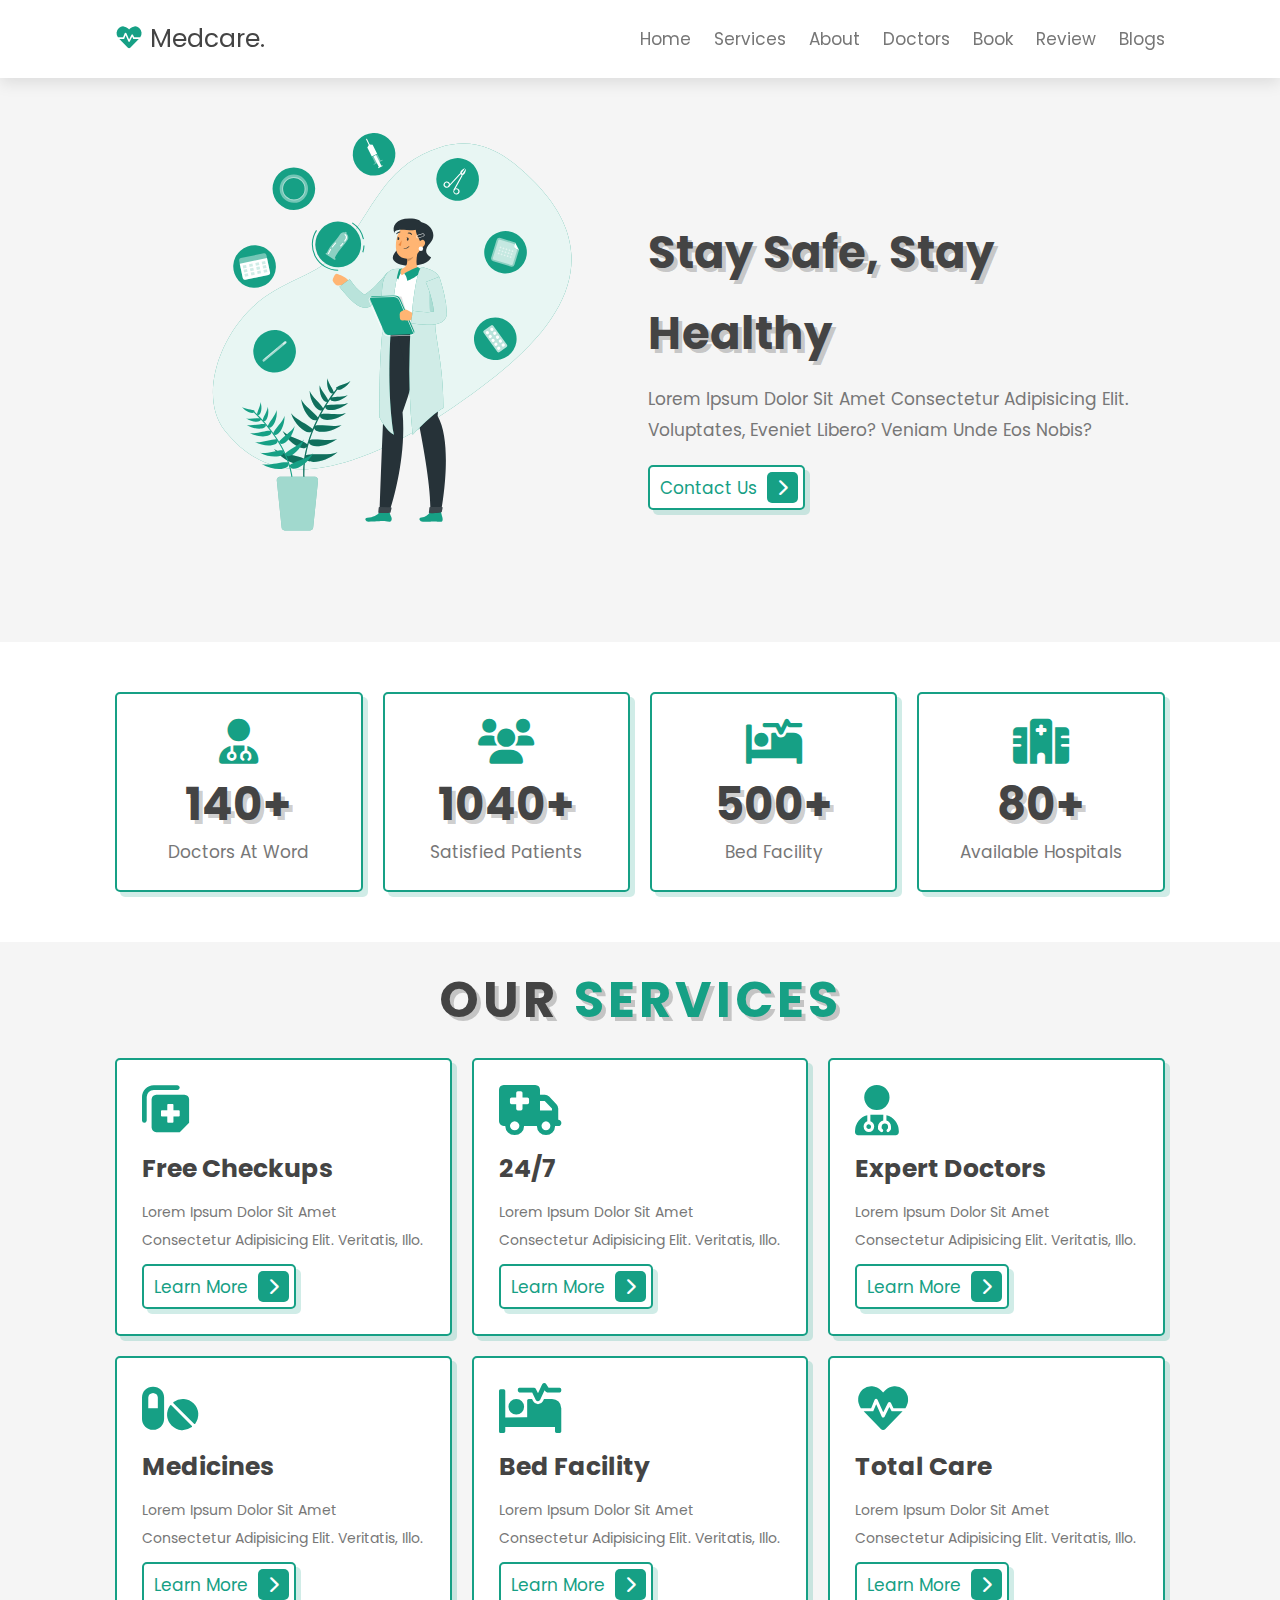
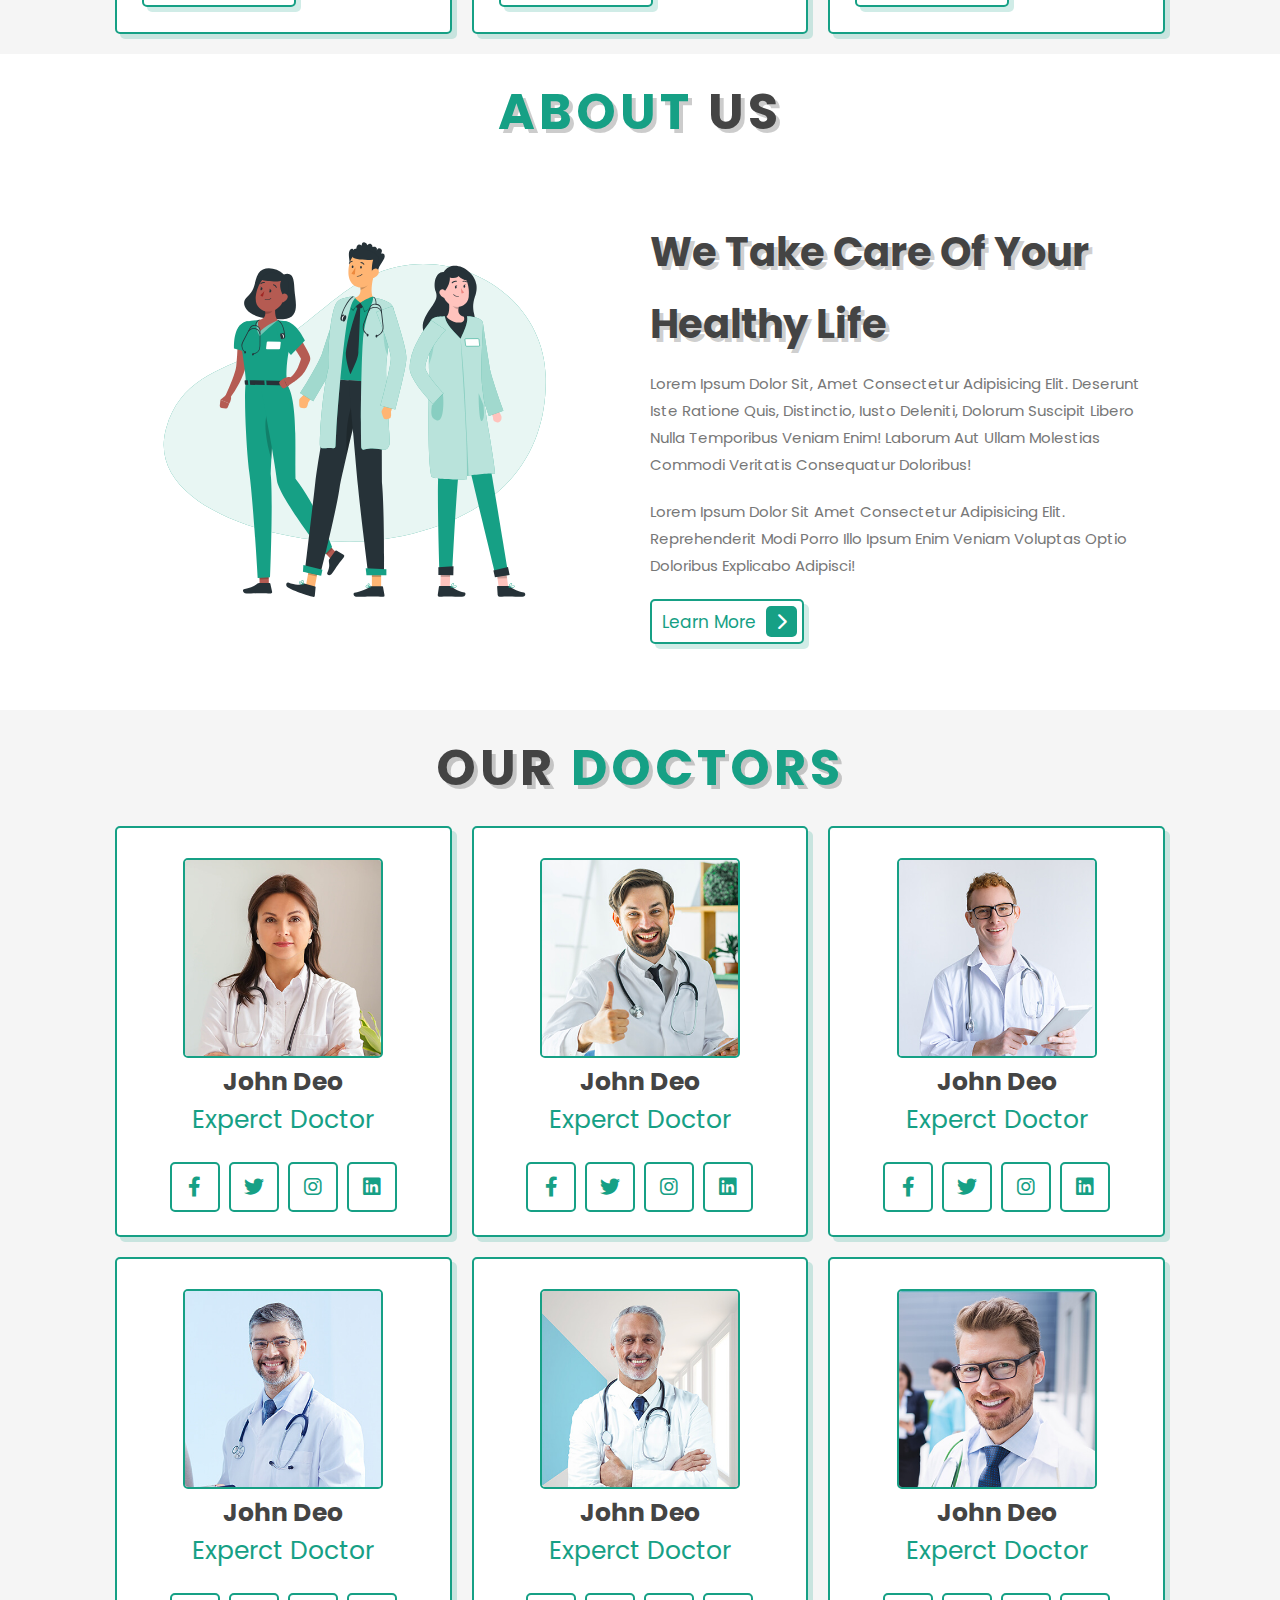
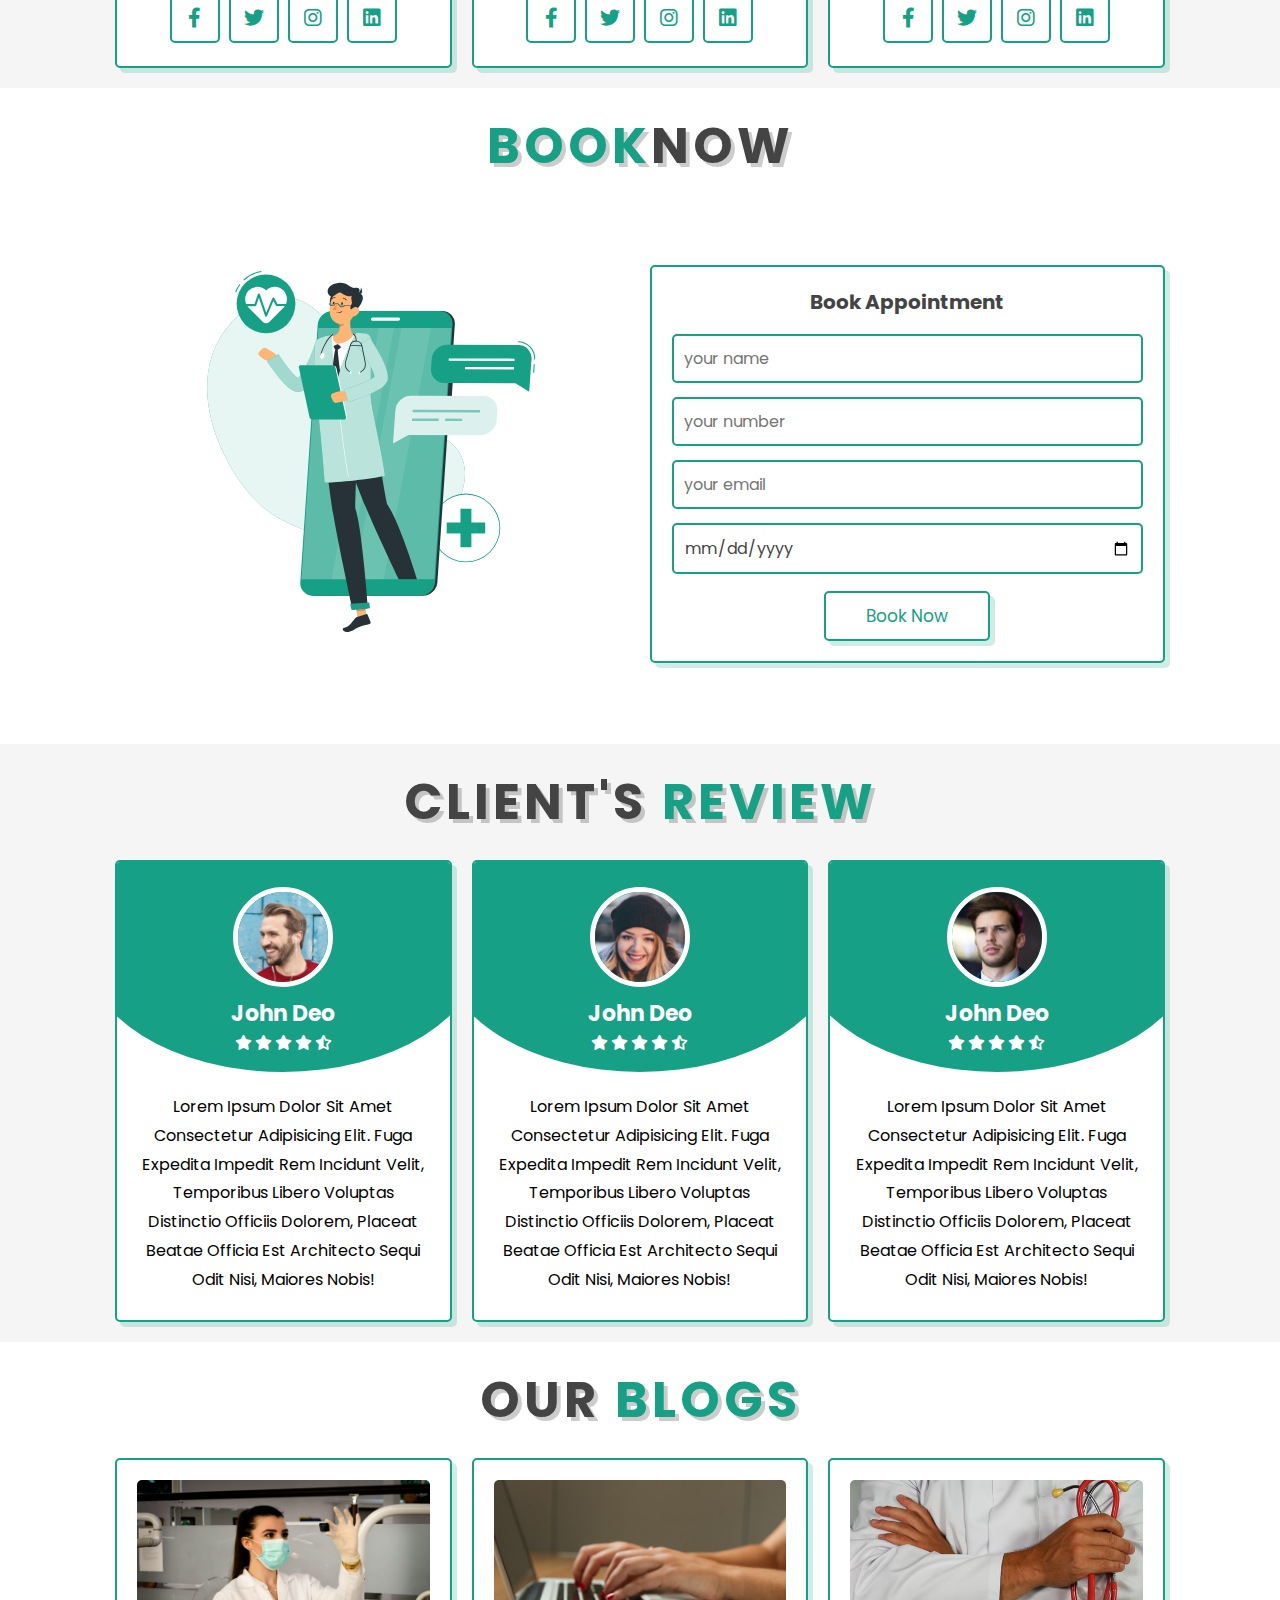
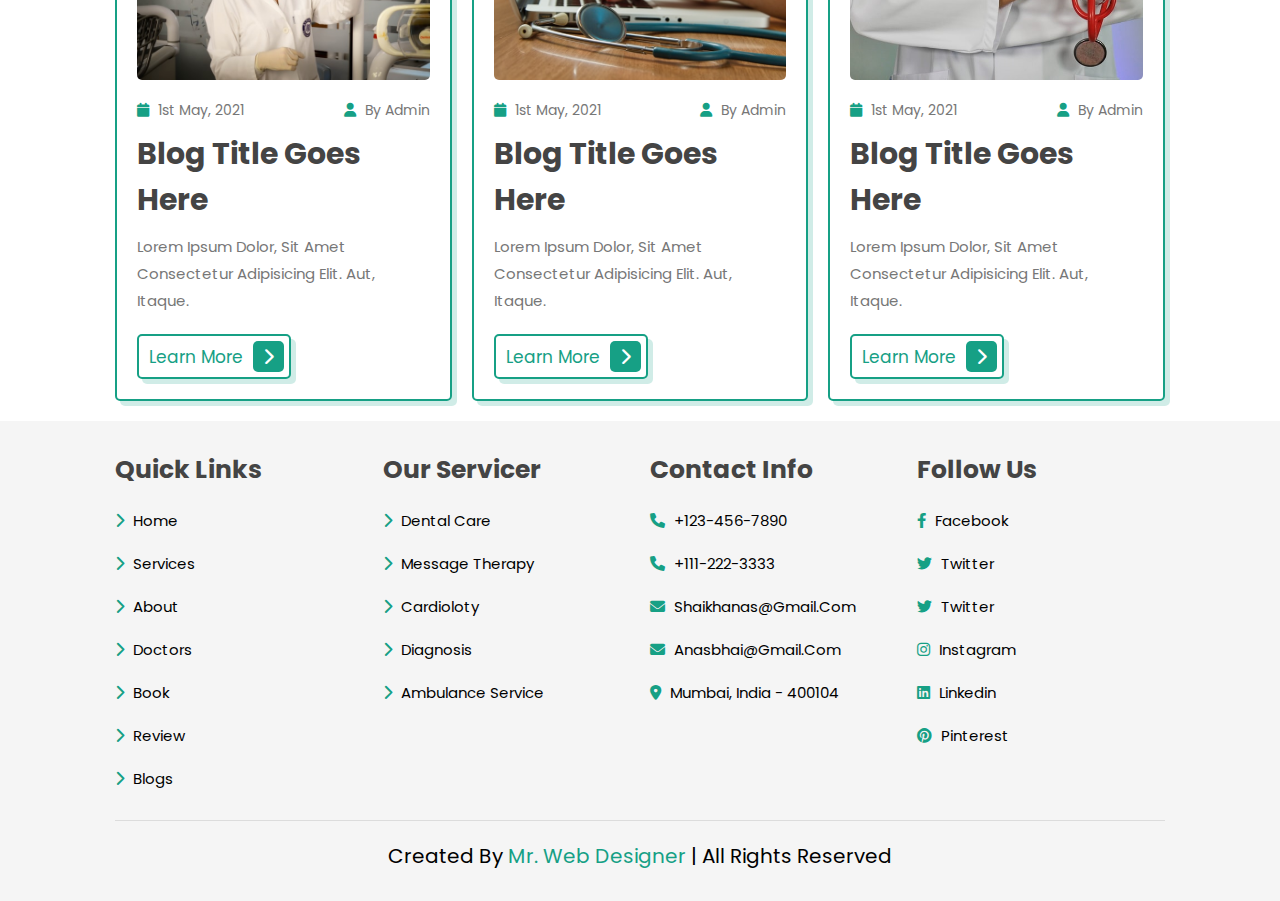
<file: projetoMedcare/index.html>
<!DOCTYPE html>
<html lang="en">
<head>
    <meta charset="UTF-8">
    <meta http-equiv="X-UA-Compatible" content="IE=edge">
    <meta name="viewport" content="width=device-width, initial-scale=1.0">
    <title>Complete Responsive Hospital Website Design</title>
    <!-- link font-awesome -->
    <link rel="stylesheet" href="https://cdnjs.cloudflare.com/ajax/libs/font-awesome/6.0.0/css/all.min.css">
    <link rel="stylesheet" href="style.css">

    <!-- https://www.youtube.com/watch?v=m2Sz-43azgw -->

</head>


<body>
    <header class="header">
        <a href="#" class="logo"> <i class="fas fa-heartbeat"> </i> medcare. </a>
        <nav class="navbar">
            <a href="#home">home</a>
            <a href="#services">services</a>
            <a href="#about">about</a>
            <a href="#doctors">doctors</a>
            <a href="#book">book</a>
            <a href="#review">review</a>
            <a href="#blogs">blogs</a>
        </nav>

        <div id="menu-btn" class="fas fa-bars"></div>

    </header>



    <section class="home" id="home">
        <div class="image">
            <img src="img/home-img.svg" alt="">
        </div>
        <div class="content">
            <h3>stay safe, stay healthy</h3>
            <p>Lorem ipsum dolor sit amet consectetur adipisicing elit. Voluptates, eveniet libero? Veniam unde eos nobis?</p>
            <a href="#" class="btn"> contact us <span class="fas fa-chevron-right"></span> </a>
        </div>
    </section>


    <section class="icons-container">

        <div class="icons">
            <i class="fas fa-user-md"></i>
            <h3>140+</h3>
            <p>doctors at word</p>
        </div>

        <div class="icons">
            <i class="fas fa-users"></i>
            <h3>1040+</h3>
            <p>satisfied patients</p>
        </div>

        <div class="icons">
            <i class="fas fa-procedures"></i>
            <h3>500+</h3>
            <p>bed facility</p>
        </div>

        <div class="icons">
            <i class="fas fa-hospital"></i>
            <h3>80+</h3>
            <p>available hospitals</p>
        </div>

    </section>
    

    <section class="services" id="services">
        <h1 class="heading"> our <span> services </span></h1>
        <div class="box-container">
            <div class="box">
                <i class="fas fa-notes-medical"></i>
                <h3>free checkups</h3>
                <p>Lorem ipsum dolor sit amet consectetur adipisicing elit. Veritatis, illo.</p>
                <a href="#"class="btn"> learn more <span class="fas fa-chevron-right"> </span></a>
            </div>

            <div class="box">
                <i class="fas fa-ambulance"></i>
                <h3>24/7</h3>
                <p>Lorem ipsum dolor sit amet consectetur adipisicing elit. Veritatis, illo.</p>
                <a href="#"class="btn"> learn more <span class="fas fa-chevron-right"> </span></a>
            </div>

            <div class="box">
                <i class="fas fa-user-md"></i>
                <h3> expert doctors</h3>
                <p>Lorem ipsum dolor sit amet consectetur adipisicing elit. Veritatis, illo.</p>
                <a href="#"class="btn"> learn more <span class="fas fa-chevron-right"> </span></a>
            </div>

            <div class="box">
                <i class="fas fa-pills"></i>
                <h3> medicines </h3>
                <p>Lorem ipsum dolor sit amet consectetur adipisicing elit. Veritatis, illo.</p>
                <a href="#"class="btn"> learn more <span class="fas fa-chevron-right"> </span></a>
            </div>

            <div class="box">
                <i class="fas fa-procedures"></i>
                <h3> bed facility </h3>
                <p>Lorem ipsum dolor sit amet consectetur adipisicing elit. Veritatis, illo.</p>
                <a href="#"class="btn"> learn more <span class="fas fa-chevron-right"> </span></a>
            </div>

            <div class="box">
                <i class="fas fa-heartbeat"></i>
                <h3> total care </h3>
                <p>Lorem ipsum dolor sit amet consectetur adipisicing elit. Veritatis, illo.</p>
                <a href="#"class="btn"> learn more <span class="fas fa-chevron-right"> </span></a>
            </div>

        </div>
    </section>


    <section class="about" id="about">

        <h1 class="heading"> <span> about </span> us </h1>
        <div class="row">
            <div class="image">
                <img src="img/about-img.svg" alt="">
            </div>

            <div class="content">
                <h3>we take care of your healthy life</h3>
                <p>Lorem ipsum dolor sit, amet consectetur adipisicing elit. Deserunt iste ratione quis, distinctio, iusto deleniti, dolorum suscipit libero nulla temporibus veniam enim! Laborum aut ullam molestias commodi veritatis consequatur doloribus!</p>
                <p>Lorem ipsum dolor sit amet consectetur adipisicing elit. Reprehenderit modi porro illo ipsum enim veniam voluptas optio doloribus explicabo adipisci!</p>
                <a href="#" class="btn"> learn more <span class="fas fa-chevron-right"></span> </a>
            </div>

        </div>
    </section>


    <section class="doctors" id="doctors">

        <h1 class="heading"> our <span> doctors </span></h1>
        <div class="box-container">
            <div class="box">
                <img src="img/doc-1.jpg" alt="">
                <h3>john deo</h3>
                <span>experct doctor</span>
                <div class="share">
                    <a href="#" class="fab fa-facebook-f"></a>
                    <a href="#" class="fab fa-twitter"></a>
                    <a href="#" class="fab fa-instagram"></a>
                    <a href="#" class="fab fa-linkedin"></a>
                </div>
            </div>

            <div class="box">
                <img src="img/doc-2.jpg" alt="">
                <h3>john deo</h3>
                <span>experct doctor</span>
                <div class="share">
                    <a href="#" class="fab fa-facebook-f"></a>
                    <a href="#" class="fab fa-twitter"></a>
                    <a href="#" class="fab fa-instagram"></a>
                    <a href="#" class="fab fa-linkedin"></a>
                </div>
            </div>

            <div class="box">
                <img src="img/doc-3.jpg" alt="">
                <h3>john deo</h3>
                <span>experct doctor</span>
                <div class="share">
                    <a href="#" class="fab fa-facebook-f"></a>
                    <a href="#" class="fab fa-twitter"></a>
                    <a href="#" class="fab fa-instagram"></a>
                    <a href="#" class="fab fa-linkedin"></a>
                </div>
            </div>

            <div class="box">
                <img src="img/doc-4.jpg" alt="">
                <h3>john deo</h3>
                <span>experct doctor</span>
                <div class="share">
                    <a href="#" class="fab fa-facebook-f"></a>
                    <a href="#" class="fab fa-twitter"></a>
                    <a href="#" class="fab fa-instagram"></a>
                    <a href="#" class="fab fa-linkedin"></a>
                </div>
            </div>

            <div class="box">
                <img src="img/doc-5.jpg" alt="">
                <h3>john deo</h3>
                <span>experct doctor</span>
                <div class="share">
                    <a href="#" class="fab fa-facebook-f"></a>
                    <a href="#" class="fab fa-twitter"></a>
                    <a href="#" class="fab fa-instagram"></a>
                    <a href="#" class="fab fa-linkedin"></a>
                </div>
            </div>

            <div class="box">
                <img src="img/doc-6.jpg" alt="">
                <h3>john deo</h3>
                <span>experct doctor</span>
                <div class="share">
                    <a href="#" class="fab fa-facebook-f"></a>
                    <a href="#" class="fab fa-twitter"></a>
                    <a href="#" class="fab fa-instagram"></a>
                    <a href="#" class="fab fa-linkedin"></a>
                </div>
            </div>
        </div>


    </section>

    <section class="book" id="book">
        <h1 class="heading"><span>book</span>now</h1>

        <div class="row">
            <div class="image">
                <img src="img/book-img.svg" alt="">
            </div>
    
            <form action="">
                <h3>book appointment</h3>
                <input type="text" placeholder="your name" class="box">
                <input type="number" placeholder="your number" class="box">
                <input type="email" placeholder="your email" class="box">
                <input type="date" class="box">
                <input type="submit" value="book now" class="btn">
            </form>
        </div>    

    </section>

    <section class="review" id="review">

        <h1 class="heading"> client's <span>review</span></h1>

        <div class="box-container">
            <div class="box">
                <img src="img/pic-1.png" alt="">
                <h3>john deo</h3>
                <div class="stars">
                    <i class="fas fa-star"></i>
                    <i class="fas fa-star"></i>
                    <i class="fas fa-star"></i>
                    <i class="fas fa-star"></i>
                    <i class="fas fa-star-half-alt"></i>
                </div>
                <p class="text">Lorem ipsum dolor sit amet consectetur adipisicing elit. Fuga expedita impedit rem incidunt velit, temporibus libero voluptas distinctio officiis dolorem, placeat beatae officia est architecto sequi odit nisi, maiores nobis!</p>
                </p>
            </div>

            <div class="box">
                <img src="img/pic-2.png" alt="">
                <h3>john deo</h3>
                <div class="stars">
                    <i class="fas fa-star"></i>
                    <i class="fas fa-star"></i>
                    <i class="fas fa-star"></i>
                    <i class="fas fa-star"></i>
                    <i class="fas fa-star-half-alt"></i>
                </div>
                <p class="text">Lorem ipsum dolor sit amet consectetur adipisicing elit. Fuga expedita impedit rem incidunt velit, temporibus libero voluptas distinctio officiis dolorem, placeat beatae officia est architecto sequi odit nisi, maiores nobis!</p>
                </p>
            </div>

            <div class="box">
                <img src="img/pic-3.png" alt="">
                <h3>john deo</h3>
                <div class="stars">
                    <i class="fas fa-star"></i>
                    <i class="fas fa-star"></i>
                    <i class="fas fa-star"></i>
                    <i class="fas fa-star"></i>
                    <i class="fas fa-star-half-alt"></i>
                </div>
                <p class="text">Lorem ipsum dolor sit amet consectetur adipisicing elit. Fuga expedita impedit rem incidunt velit, temporibus libero voluptas distinctio officiis dolorem, placeat beatae officia est architecto sequi odit nisi, maiores nobis!</p>
                </p>
            </div>
        </div>
    </section>

    <section class="blogs" id="blogs">

        <h1 class="heading"> our <span>blogs</span></h1>

        <div class="box-container">

            <div class="box">
                <div class="image">
                    <img src="img/blog-1.jpg" alt="">
                </div>
                <div class="content">
                    <div class="icon">
                        <a href="#"> <i class="fas fa-calendar" ></i> 1st may, 2021</a>
                        <a href="#"> <i class="fas fa-user" ></i> by admin</a>
                    </div>
                    <h3>blog title goes here</h3>
                    <p>Lorem ipsum dolor, sit amet consectetur adipisicing elit. Aut, itaque.</p>
                    <a href="#" class="btn"> learn more <span class="fas fa-chevron-right"></span> </a>
                </div>
            </div>

            

            <div class="box">
                <div class="image">
                    <img src="img/blog-2.jpg" alt="">
                </div>
                <div class="content">
                    <div class="icon">
                        <a href="#"> <i class="fas fa-calendar" ></i> 1st may, 2021</a>
                        <a href="#"> <i class="fas fa-user" ></i> by admin</a>
                    </div>
                    <h3>blog title goes here</h3>
                    <p>Lorem ipsum dolor, sit amet consectetur adipisicing elit. Aut, itaque.</p>
                    <a href="#" class="btn"> learn more <span class="fas fa-chevron-right"></span> </a>
                </div>
            </div>


            
            <div class="box">
                <div class="image">
                    <img src="img/blog-3.jpg" alt="">
                </div>
                <div class="content">
                    <div class="icon">
                        <a href="#"> <i class="fas fa-calendar" ></i> 1st may, 2021</a>
                        <a href="#"> <i class="fas fa-user" ></i> by admin</a>
                    </div>
                    <h3>blog title goes here</h3>
                    <p>Lorem ipsum dolor, sit amet consectetur adipisicing elit. Aut, itaque.</p>
                    <a href="#" class="btn"> learn more <span class="fas fa-chevron-right"></span> </a>
                </div>
            </div>
        </div>
    </section>

    <section class="footer">

        <div class="box-container">

            <div class="box">
                <h3>quick links</h3>
                <a href="#"><i class="fas fa-chevron-right"></i> home </a>
                <a href="#"><i class="fas fa-chevron-right"></i> services </a>
                <a href="#"><i class="fas fa-chevron-right"></i> about </a>
                <a href="#"><i class="fas fa-chevron-right"></i> doctors </a>
                <a href="#"><i class="fas fa-chevron-right"></i> book </a>
                <a href="#"><i class="fas fa-chevron-right"></i> review </a>
                <a href="#"><i class="fas fa-chevron-right"></i> blogs </a>
            </div>

            <div class="box">
                <h3>our servicer</h3>
                <a href="#"><i class="fas fa-chevron-right"></i> dental care </a>
                <a href="#"><i class="fas fa-chevron-right"></i> message therapy </a>
                <a href="#"><i class="fas fa-chevron-right"></i> cardioloty </a>
                <a href="#"><i class="fas fa-chevron-right"></i> diagnosis </a>
                <a href="#"><i class="fas fa-chevron-right"></i> ambulance service </a>
            </div>

            <div class="box">
                <h3>contact info</h3>
                <a href="#"> <i class="fas fa-phone"></i> +123-456-7890 </a>
                <a href="#"> <i class="fas fa-phone"></i> +111-222-3333 </a>
                <a href="#"> <i class="fas fa-envelope"></i> shaikhanas@gmail.com </a>
                <a href="#"> <i class="fas fa-envelope"></i> anasbhai@gmail.com </a>
                <a href="#"> <i class="fas fa-map-marker-alt"></i> mumbai, india - 400104 </a>
            </div>
    
            <div class="box">
                <h3>follow us</h3>
                <a href="#"> <i class="fab fa-facebook-f"></i> facebook </a>
                <a href="#"> <i class="fab fa-twitter"></i> twitter </a>
                <a href="#"> <i class="fab fa-twitter"></i> twitter </a>
                <a href="#"> <i class="fab fa-instagram"></i> instagram </a>
                <a href="#"> <i class="fab fa-linkedin"></i> linkedin </a>
                <a href="#"> <i class="fab fa-pinterest"></i> pinterest </a>
            </div>

        </div>

<div class="credit"> created by <span> mr. web designer </span> | all rights reserved </div>

    </section>























<script src="script.js"></script>

</body>
</html>
</file>
<file: projetoMedcare/style.css>
@import url('https://fonts.googleapis.com/css2?family=Poppins:wght@100;200;300;400;500;600;700&display=swap');


:root{
    --green:#16a085;
    --black:#444;
    --ligth-color:#777;
    --box-shadow: .5rem .5rem 0 rgba(22, 160, 133, .2);
    --text-shadow: .4rem .4rem 0 rgba(0, 0, 0, .2);
    --border:.2rem solid var(--green);

}

/* resert */
*{
    font-family: 'Poppins', sans-serif;
    margin: 0;
    padding: 0;
    box-sizing: border-box;
    outline: none;
    border: none;
    text-transform: capitalize;
    transition: all .2s ease-out;
    text-decoration: none;
}

html{
    font-size: 62.5%;
    overflow-x: hidden;
    scroll-padding-top: 7rem;
    scroll-behavior: smooth;
}

section{
    padding: 2rem 9%;
}

section:nth-child(even){
    background: #f5f5f5;
    /* mude a cor para entender onde muda, n sei explicar */
}

.heading{
    text-align: center;
    padding-bottom: 2rem;
    text-shadow: var(--text-shadow);
    text-transform: uppercase;
    color: var(--black);
    font-size: 5rem;
    letter-spacing: .4rem;
}

.heading span{
    text-transform: uppercase;
    color: var(--green);
}

.btn{
    display: inline-block;
    margin-top: 1rem;
    padding: .5rem;
    padding-left: 1rem;
    border: var(--border);
    border-radius: .5rem;
    box-shadow: var(--box-shadow);
    color: var(--green);
    cursor: pointer;
    font-size: 1.7rem;
     background: #fff;
}

/* o botão dentro do botão contact us */
.btn span{
    padding: .7rem 1rem;
    border-radius: .5rem;
    background: var(--green);
    color: #fff;
    margin-left: .5rem;
}

.btn:hover{
    background: var(--green);
    color: #fff;
}

.btn:hover span{
    color: var(--green);
    background: #fff;
    margin-left: 1rem;
}


.header{
    padding: 2rem 9%;
    position: fixed;
    top: 0; left: 0; right: 0;
    z-index: 1000;
    box-shadow: 0 .5rem 1.5rem rgba(0, 0, 0, .1);
    display: flex;
    align-items: center;
    justify-content: space-between;
    background: #fff;
}

.header .logo{
    font-size: 2.5rem;
    color: var(--black)
}

.header .logo i{
    color: var(--green)
}

.header .navbar a{
    font-size: 1.7rem;
    color: var(--ligth-color);
    margin-left: 2rem;
}

.header .navbar a:hover{
    color: var(--green);
}

#menu-btn{
    font-size: 2.5rem;
    border-radius: .5rem;
    background: #eee;
    color: var(--green);
    padding: 1rem 1.5rem;
    cursor: pointer;
    display: none;
}

.home{
    display: flex;
    align-items: center;
    flex-wrap: wrap;
    gap: 1.5rem;
    padding-top: 10rem;
}

.home .image{
    flex: 1 1 45rem;
}

.home .image img{
    width: 100%;
}

.home .content{
    flex: 1 1 45rem;
}

.home .content h3{
    font-size: 4.5rem;
    color: var(--black);
    line-height: 1.8;
    text-shadow: var(--text-shadow);
}

.home .content p{
    font-size: 1.7rem;
    color: var(--ligth-color);
    line-height: 1.8;
   padding: 1rem 0;
}

.icons-container{
    display: grid;
    gap: 2rem;
    grid-template-columns: repeat(auto-fit, minmax(20rem, 1fr));
    padding-top: 5rem;
    padding-bottom: 5rem;
}

.icons-container .icons{
    border: var(--border);
    box-shadow: var(--box-shadow);
    border-radius: .5rem;
    text-align: center;
    padding: 2.5rem;
}

.icons-container .icons i{
    font-size: 4.5rem;
    color: var(--green);
    padding-bottom: .7rem;
}

.icons-container .icons h3{
    font-size: 4.5rem;
    color: var(--black);
    padding-bottom: .5rem 0;
    text-shadow: var(--text-shadow);
}

.icons-container .icons p{
    font-size: 1.7rem;
    color: var(--ligth-color);
}

.services .box-container{
    display: grid;
    grid-template-columns: repeat(auto-fit, minmax(27rem, 1fr));
    gap: 2rem;
}

.services .box-container .box{
    background: #fff;
    border-radius: .5rem;
    box-shadow: var(--box-shadow);
    border: var(--border);
    padding: 2.5rem;
}

.services .box-container .box i{
    color: var(--green);
    font-size: 5rem;
    padding-bottom: .5rem;
}


.services .box-container .box h3{
    color: var(--black);
    font-size: 2.5rem;
    padding: 1rem 0;
}

.services .box-container .box p{
    color: var(--ligth-color);
    font-size: 1.4rem;
    line-height: 2;
}

.about .row{
    display: flex;
    align-items: center;
    flex-wrap: wrap;
    gap: 2rem;
}

.about .row .image{
    flex: 1 1 45rem;
}

.about .row .image img{
    width: 100%;
}

.about .row .content{
    flex: 1 1 45rem;
}

.about .row .content h3{
    color: var(--black);
    text-shadow: var(--text-shadow);
    font-size: 4rem;
    line-height: 1.8;
}

.about .row .content p{
    color: var(--ligth-color);
    padding: 1rem 0;
    font-size: 1.5rem;
    line-height: 1.8;
}

/* deixa as imagens certinhas, uma do lado da outra */
.doctors .box-container{
    display: grid;
    grid-template-columns: repeat(auto-fit, minmax(30rem, 1fr));
    gap: 2rem;
}

.doctors .box-container .box{
    text-align: center;
    background: #fff;
    border-radius: .5rem;
    border: var(--border);
    box-shadow: var(--box-shadow);
    padding: 2rem;
}

.doctors .box-container .box img{
    height: 20rem;
    border: var(--border);
    border-radius: .5rem;
    margin-top: 1rem;
    margin-top: 1rem;
}

.doctors .box-container .box h3{
    color: var(--black);
    font-size: 2.5rem;
}

.doctors .box-container .box span{
    color: var(--green);
    font-size: 2.5rem;
}

.doctors .box-container .box .share{
    padding-top: 2rem;
}

.doctors .box-container .box .share a{
    height: 5rem;
    width: 5rem;
    line-height: 4.5rem;
    font-size: 2rem;
    color: var(--green);
    border-radius: .5rem;
    border: var(--border);
    margin: .3rem;
}

.doctors .box-container .box .share a:hover{
    background: var(--green);
    color: #fff;
    box-shadow: var(--box-shadow);
}

.book .row{
    display: flex;
    align-items: center;
    flex-wrap: wrap;
    gap: 2rem;
}

.book .row .image{
    flex: 1 1 45rem;
}

.book .row .image img{
    width: 100%;
}

.book .row form{
    flex: 1 1 45rem;
    background: #fff;
    border: var(--border);
    box-shadow: var(--box-shadow);
    text-align: center;
    padding: 2rem;
    border-radius: .5rem;
}

.book .row form h3{
    color: var(--black);
    padding-bottom: 1rem;
    font-size: 2rem;
}

.book .row form .box{
    width: 100%;
    margin: .7rem 0;
    border-radius: .5rem;
    border: var(--border);
    font-size: 1.6rem;
    color: var(--black);
    text-transform: none;
    padding: 1rem;
}

.book .row form .btn{
    padding: 1rem 4rem;
}

.review .box-container{
    display: grid;
    grid-template-columns: repeat(auto-fit, minmax(27rem, 1fr));
    gap:2rem;
}

.review .box-container .box{
    border:var(--border);
    box-shadow: var(--box-shadow);
    border-radius: .5rem;
    padding:2.5rem;
    background: #fff;
    text-align: center;
    position: relative;
    overflow: hidden;
    z-index: 0;
}

.review .box-container .box img{
    height: 10rem;
    width: 10rem;
    border-radius: 50%;
    object-fit: cover;
    border:.5rem solid #fff;
}

.review .box-container .box h3{
    color:#fff;
    font-size: 2.2rem;
    padding:.5rem 0;
}

.review .box-container .box .stars i{
    color:#fff;
    font-size: 1.5rem;
}

.review .box-container .box .text{
    color:var(--light-color);
    line-height: 1.8;
    font-size: 1.6rem;
    padding-top: 4rem;
}

.review .box-container .box::before{
    content: '';
    position: absolute;
    top:-4rem; left: 50%;
    transform:translateX(-50%);
    background:var(--green);
    border-bottom-left-radius: 50%;
    border-bottom-right-radius: 50%;
    height: 25rem;
    width: 120%;
    z-index: -1;
}

.blogs .box-container{
    display: grid;
    grid-template-columns: repeat(auto-fit, minmax(30rem, 1fr));
    gap: 2rem;
}

.blogs .box-container .box{
    border: var(--border);
    box-shadow: var(--box-shadow);
    border-radius: .5rem;
    padding: 2rem;
}

.blogs .box-container .box .image{
    height: 20rem;
    overflow: hidden;
    border-radius: .5rem;
}

.blogs .box-container .box .image img{
    height: 100%;
    width: 100%;
    object-fit: cover;
}

.blogs .box-container .box:hover .image img{
    transform: scale(1.2);
}

.blogs .box-container .box .content{
    padding-top: 1rem;
}

.blogs .box-container .box .content .icon{
    padding: 1rem 0;
    display: flex;
    align-items: center;
    justify-content: space-between;
}

.blogs .box-container .box .content .icon a{
    font-size: 1.4rem;
    color: var(--ligth-color);
}

.blogs .box-container .box .content .icon a:hover{
    color: var(--green);
}

.blogs .box-container .box .content .icon a i{
    padding-right: .5rem;
    color: var(--green);
}

.blogs .box-container .box .content h3{
    color: var(--black);
    font-size: 3rem;
}


.blogs .box-container .box .content p{
    color: var(--ligth-color);
    font-size: 1.5rem;
    line-height: 1.8;
    padding: 1rem 0;
}

.footer .box-container{
    display: grid;
    grid-template-columns: repeat(auto-fit, minmax(22rem, 1fr));
    gap:2rem;
}

.footer .box-container .box h3{
    font-size: 2.5rem;
    color:var(--black);
    padding: 1rem 0;
}

.footer .box-container .box a{
    display: block;
    font-size: 1.5rem;
    color:var(--light-color);
    padding: 1rem 0;
}

.footer .box-container .box a i{
    padding-right: .5rem;
    color:var(--green);
}

.footer .box-container .box a:hover i{
    padding-right:2rem;
}

.footer .credit{
    padding: 1rem;
    padding-top: 2rem;
    margin-top: 2rem;
    text-align: center;
    font-size: 2rem;
    color:var(--light-color);
    border-top: .1rem solid rgba(0, 0, 0, .1);
}

.footer .credit span{
    color:var(--green);
}









































@media (max-width:991px){
    html{
        font-size: 55%;
    }
    .header{
        padding: 2rem;
    }
    section{
        padding: 2rem;
    }
}

@media (max-width:768px){
    #menu-btn{
        display: initial;
    }
    .header .navbar{
        position: absolute;
        top: 115%; right: 2rem;
        border-radius: .5rem;
        box-shadow: var(--box-shadow);
        width: 30rem;
        border: var(--border);
        background: #fff;
        transform: scale(0);
        opacity: 0;
        transform-origin: top right;
        transition: none;
    }

    .header .navbar.active{
        transform: scale(1);
        opacity: 1;
        transition: .2s ease-out;
    }

    /* para colocar as opções do menu certinho */
    .header .navbar a{
        font-size: 2rem;
        display: block;
        margin: 2.5rem;
}

@media (max-width:450px){
    html{
        font-size: 50%;
    }
  }
}
</file>
